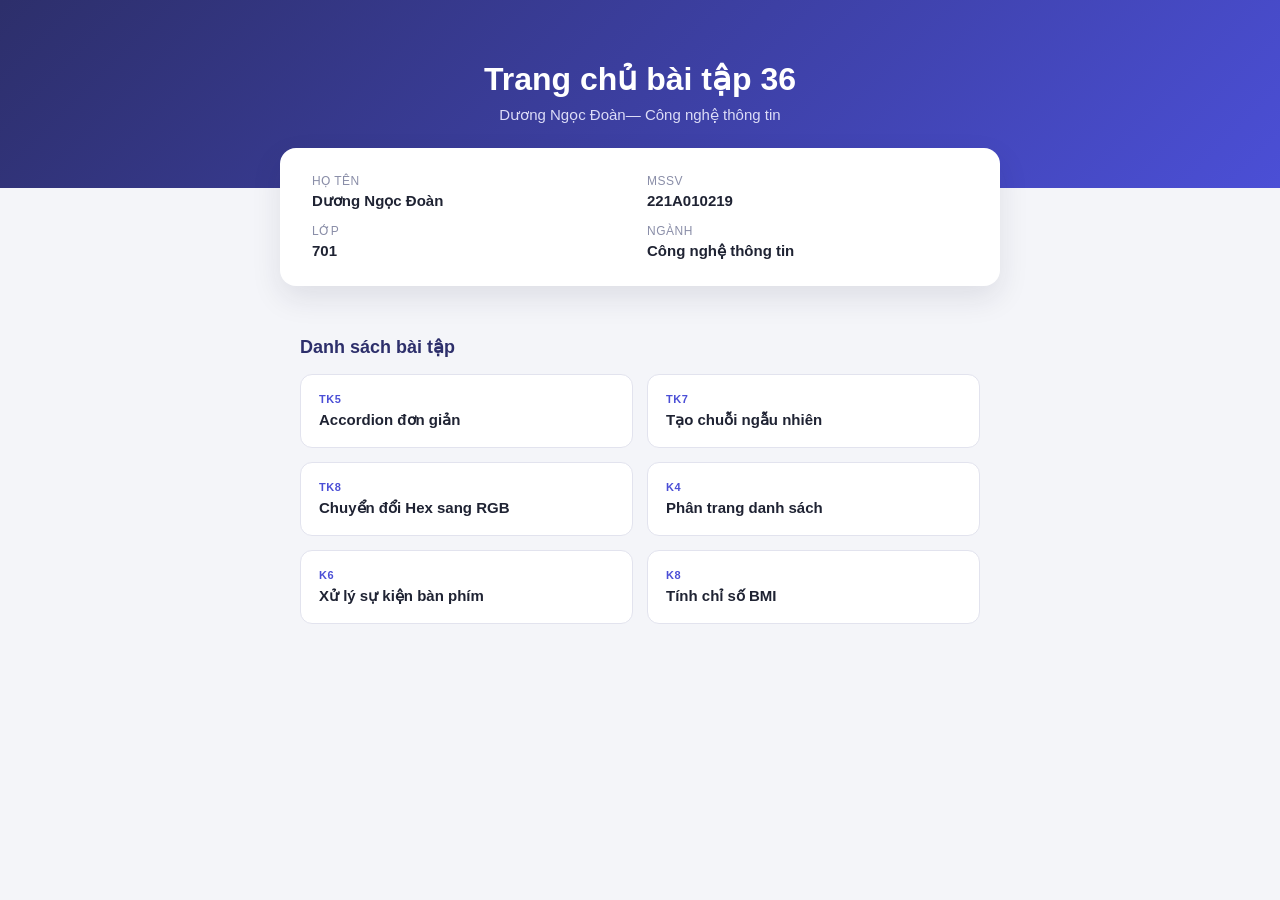
<file: index.html>
<!DOCTYPE html>
<html lang="vi">
<head>
<meta charset="UTF-8">
<meta name="viewport" content="width=device-width, initial-scale=1.0">
<title>Dương Ngọc Đoàn - Bài tập 36</title>
<link rel="stylesheet" href="css/common.css">
<style>
.hero {
  background: linear-gradient(135deg, #2d2f6b, #4b4fd6);
  color: #fff;
  padding: 60px 28px;
  text-align: center;
}

.hero h1 {
  margin: 0 0 8px;
  font-size: 32px;
}

.hero p {
  margin: 4px 0;
  font-size: 15px;
  color: #dcdcf7;
}

.info-card {
  max-width: 720px;
  margin: -40px auto 0;
  background: #fff;
  border-radius: 16px;
  padding: 26px 32px;
  box-shadow: 0 12px 30px rgba(30,30,60,0.1);
  display: grid;
  grid-template-columns: 1fr 1fr;
  gap: 14px;
  position: relative;
}

.info-item span {
  display: block;
}

.info-label {
  font-size: 12px;
  color: #8a8ea8;
  text-transform: uppercase;
  letter-spacing: 0.5px;
  margin-bottom: 4px;
}

.info-value {
  font-size: 15px;
  font-weight: 600;
  color: #1f2333;
}

.menu-section {
  max-width: 720px;
  margin: 50px auto;
  padding: 0 20px;
}

.menu-section h2 {
  font-size: 18px;
  color: #2d2f6b;
  margin-bottom: 16px;
}

.menu-grid {
  display: grid;
  grid-template-columns: repeat(2, 1fr);
  gap: 14px;
}

.menu-card {
  display: block;
  background: #fff;
  border: 1px solid #e2e3ee;
  border-radius: 12px;
  padding: 18px;
  text-decoration: none;
  color: #1f2333;
  transition: transform 0.2s ease, box-shadow 0.2s ease, border-color 0.2s ease;
}

.menu-card:hover {
  transform: translateY(-3px);
  box-shadow: 0 10px 24px rgba(30,30,60,0.1);
  border-color: #4b4fd6;
}

.menu-card .tag {
  font-size: 11px;
  font-weight: 700;
  color: #4b4fd6;
  letter-spacing: 0.5px;
}

.menu-card .name {
  font-size: 15px;
  font-weight: 600;
  margin-top: 6px;
}

@media (max-width: 560px) {
  .info-card {
    grid-template-columns: 1fr;
  }
  .menu-grid {
    grid-template-columns: 1fr;
  }
}
</style>
</head>
<body>
<div class="hero">
  <h1>Trang chủ bài tập 36</h1>
  <p>Dương Ngọc Đoàn— Công nghệ thông tin</p>
</div>

<div class="info-card">
  <div class="info-item">
    <span class="info-label">Họ tên</span>
    <span class="info-value">Dương Ngọc Đoàn&nbsp;</span>
  </div>
  <div class="info-item">
    <span class="info-label">MSSV</span>
    <span class="info-value">221A010219</span>
  </div>
  <div class="info-item">
    <span class="info-label">Lớp</span>
    <span class="info-value">701</span>
  </div>
  <div class="info-item">
    <span class="info-label">Ngành</span>
    <span class="info-value">Công nghệ thông tin</span>
  </div>
</div>

<div class="menu-section">
  <h2>Danh sách bài tập</h2>
  <div class="menu-grid">
    <a class="menu-card" href="tk5.html">
      <div class="tag">TK5</div>
      <div class="name">Accordion đơn giản</div>
    </a>
    <a class="menu-card" href="tk7.html">
      <div class="tag">TK7</div>
      <div class="name">Tạo chuỗi ngẫu nhiên</div>
    </a>
    <a class="menu-card" href="tk8.html">
      <div class="tag">TK8</div>
      <div class="name">Chuyển đổi Hex sang RGB</div>
    </a>
    <a class="menu-card" href="k4.html">
      <div class="tag">K4</div>
      <div class="name">Phân trang danh sách</div>
    </a>
    <a class="menu-card" href="k6.html">
      <div class="tag">K6</div>
      <div class="name">Xử lý sự kiện bàn phím</div>
    </a>
    <a class="menu-card" href="k8.html">
      <div class="tag">K8</div>
      <div class="name">Tính chỉ số BMI</div>
    </a>
  </div>
</div>

</body>
</html>
</file>
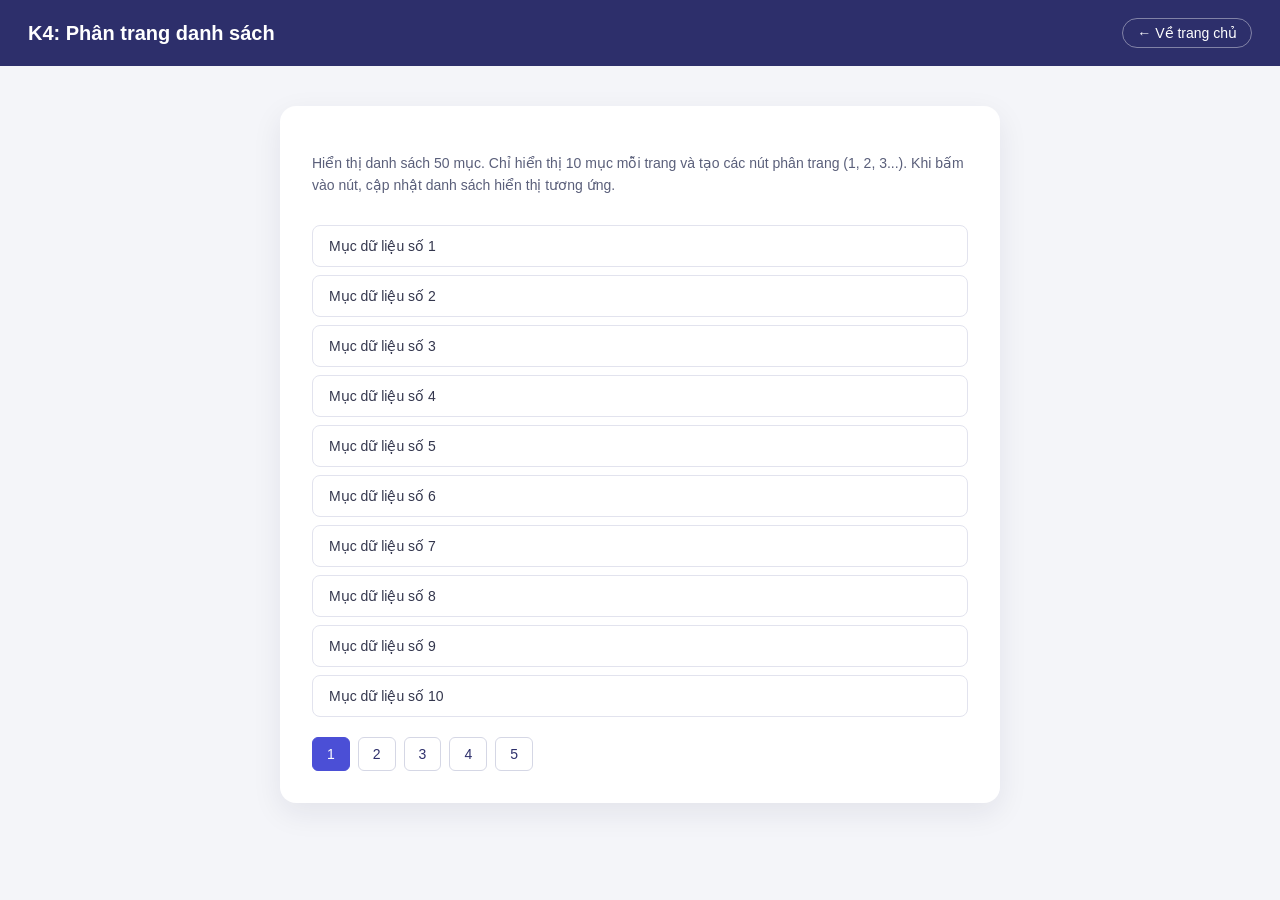
<file: k4.html>
<!DOCTYPE html>
<html lang="vi">
<head>
<meta charset="UTF-8">
<meta name="viewport" content="width=device-width, initial-scale=1.0">
<title>K4: Phân trang danh sách</title>
<link rel="stylesheet" href="css/common.css">
<style>
.item-list {
  list-style: none;
  padding: 0;
  margin: 0 0 20px;
}

.item-list li {
  padding: 12px 16px;
  border: 1px solid #e2e3ee;
  border-radius: 8px;
  margin-bottom: 8px;
  font-size: 14px;
  color: #33364d;
}

.pagination {
  display: flex;
  flex-wrap: wrap;
  gap: 8px;
}

.page-btn {
  background: #fff;
  border: 1px solid #d5d7e5;
  color: #2d2f6b;
  padding: 8px 14px;
  border-radius: 6px;
  font-size: 14px;
}

.page-btn.active {
  background: #4b4fd6;
  color: #fff;
  border-color: #4b4fd6;
}

.page-btn:hover {
  border-color: #4b4fd6;
}
</style>
</head>
<body>
<header class="page-header">
  <span class="page-title">K4: Phân trang danh sách</span>
  <a href="index.html">← Về trang chủ</a>
</header>
<div class="container">
  <p class="desc">Hiển thị danh sách 50 mục. Chỉ hiển thị 10 mục mỗi trang và tạo các nút phân trang (1, 2, 3...). Khi bấm vào nút, cập nhật danh sách hiển thị tương ứng.</p>
  <ul class="item-list" id="itemList"></ul>
  <div class="pagination" id="pagination"></div>
</div>

<script src="js/k4.js"></script>
</body>
</html>
</file>
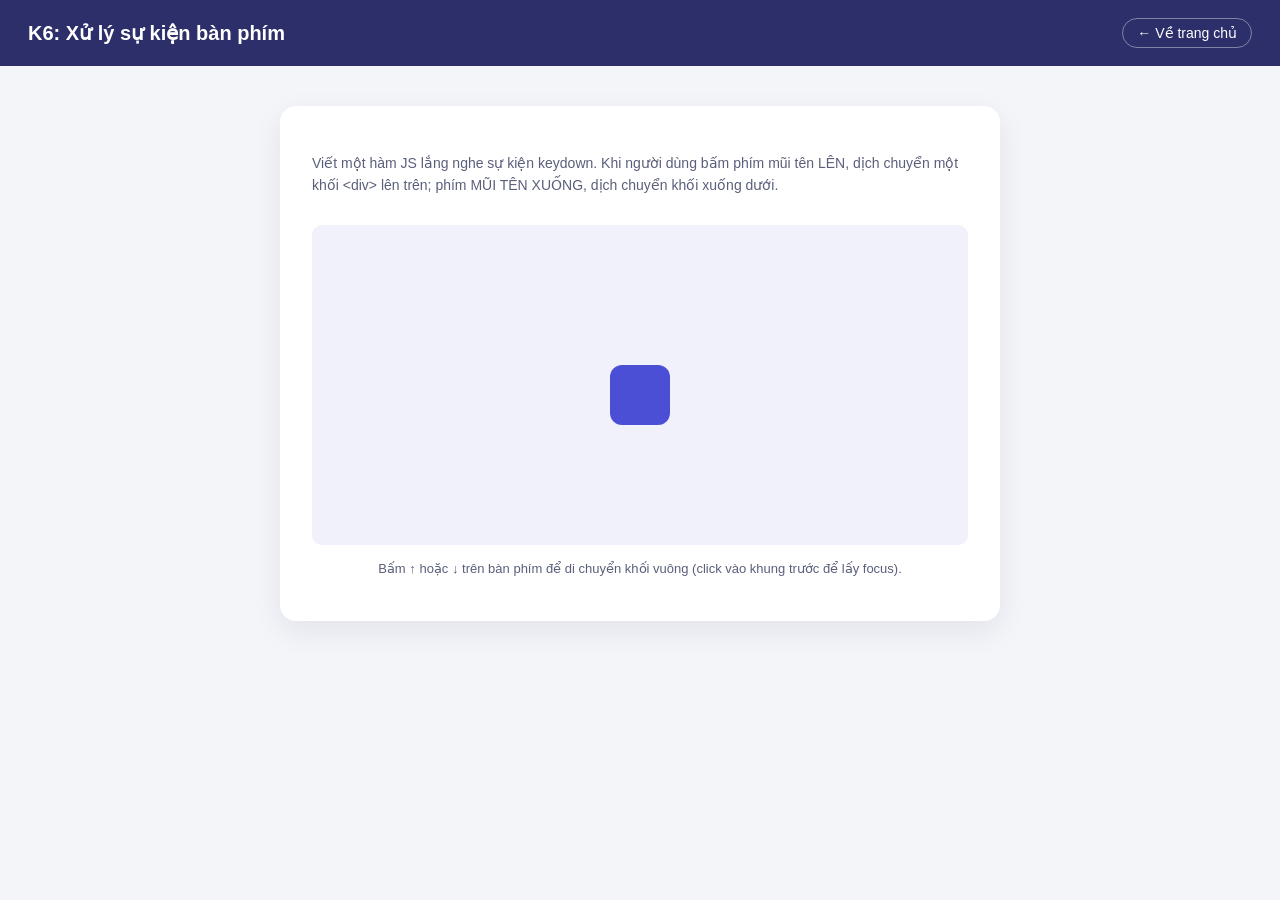
<file: k6.html>
<!DOCTYPE html>
<html lang="vi">
<head>
<meta charset="UTF-8">
<meta name="viewport" content="width=device-width, initial-scale=1.0">
<title>K6: Xử lý sự kiện bàn phím</title>
<link rel="stylesheet" href="css/common.css">
<style>
.play-area {
  position: relative;
  height: 320px;
  background: #f0f1fb;
  border-radius: 10px;
  overflow: hidden;
  margin-bottom: 16px;
}

.mover {
  position: absolute;
  left: 50%;
  top: 140px;
  transform: translateX(-50%);
  width: 60px;
  height: 60px;
  background: #4b4fd6;
  border-radius: 12px;
}

.hint {
  color: #5a5f7a;
  font-size: 13px;
  text-align: center;
}
</style>
</head>
<body>
<header class="page-header">
  <span class="page-title">K6: Xử lý sự kiện bàn phím</span>
  <a href="index.html">← Về trang chủ</a>
</header>
<div class="container">
  <p class="desc">Viết một hàm JS lắng nghe sự kiện keydown. Khi người dùng bấm phím mũi tên LÊN, dịch chuyển một khối &lt;div&gt; lên trên; phím MŨI TÊN XUỐNG, dịch chuyển khối xuống dưới.</p>
  <div class="play-area">
    <div class="mover" id="mover"></div>
  </div>
  <p class="hint">Bấm ↑ hoặc ↓ trên bàn phím để di chuyển khối vuông (click vào khung trước để lấy focus).</p>
</div>

<script src="js/k6.js"></script>
</body>
</html>
</file>
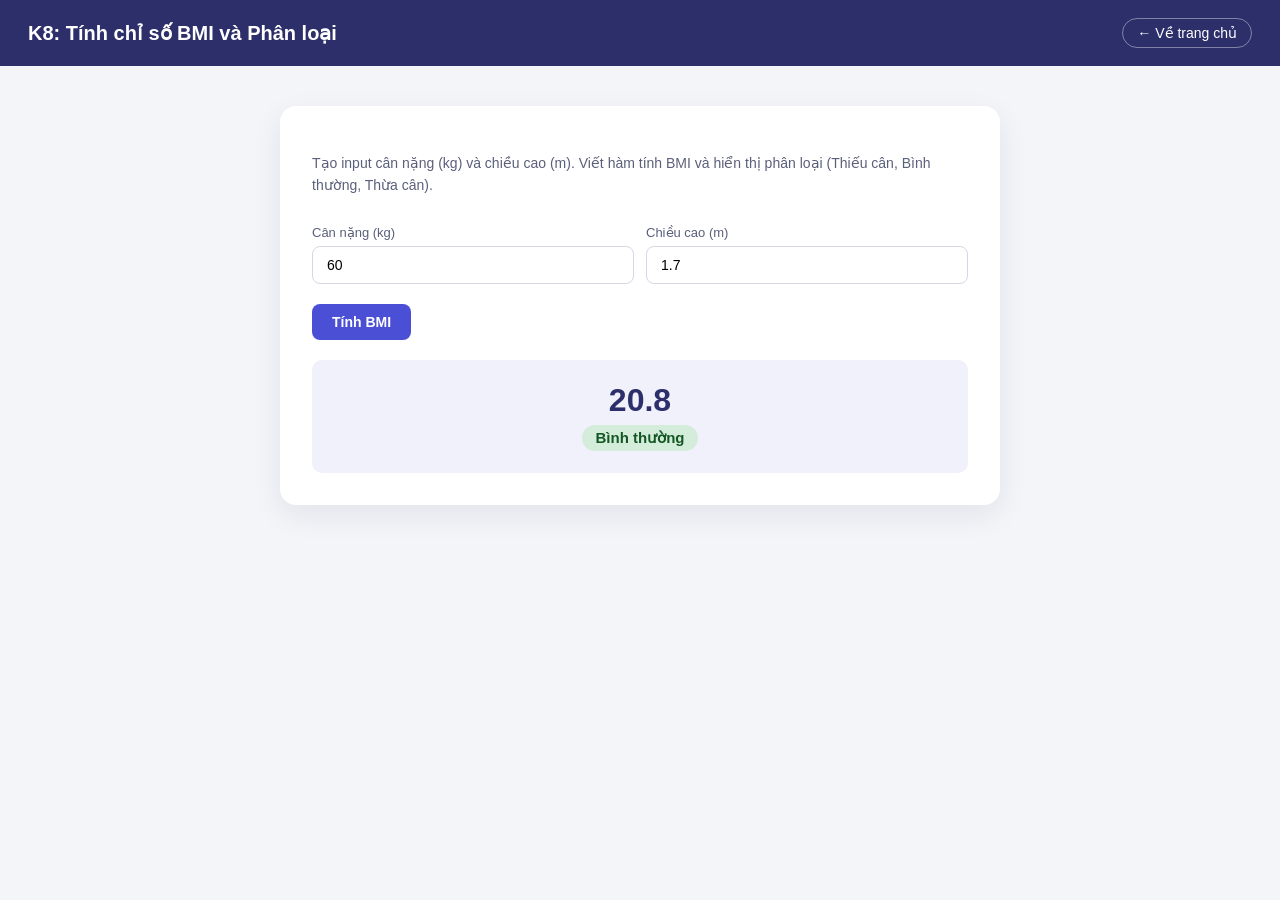
<file: k8.html>
<!DOCTYPE html>
<html lang="vi">
<head>
<meta charset="UTF-8">
<meta name="viewport" content="width=device-width, initial-scale=1.0">
<title>K8: Tính chỉ số BMI và Phân loại</title>
<link rel="stylesheet" href="css/common.css">
<style>
.form-row {
  display: flex;
  gap: 12px;
  margin-bottom: 20px;
}

.field {
  flex: 1;
}

.field label {
  display: block;
  font-size: 13px;
  color: #5a5f7a;
  margin-bottom: 6px;
}

.field input {
  width: 100%;
  padding: 10px 14px;
  border-radius: 8px;
  border: 1px solid #d5d7e5;
  font-size: 14px;
}

.result-card {
  background: #f0f1fb;
  border-radius: 10px;
  padding: 22px;
  text-align: center;
}

.bmi-value {
  font-size: 32px;
  font-weight: 800;
  color: #2d2f6b;
  margin-bottom: 6px;
}

.bmi-label {
  font-size: 15px;
  font-weight: 700;
  padding: 4px 14px;
  border-radius: 20px;
  display: inline-block;
}

.label-thieucan { background: #fff3cd; color: #856404; }
.label-binhthuong { background: #d4edda; color: #155724; }
.label-thuacan { background: #f8d7da; color: #721c24; }
</style>
</head>
<body>
<header class="page-header">
  <span class="page-title">K8: Tính chỉ số BMI và Phân loại</span>
  <a href="index.html">← Về trang chủ</a>
</header>
<div class="container">
  <p class="desc">Tạo input cân nặng (kg) và chiều cao (m). Viết hàm tính BMI và hiển thị phân loại (Thiếu cân, Bình thường, Thừa cân).</p>
  <div class="form-row">
    <div class="field">
      <label for="weightInput">Cân nặng (kg)</label>
      <input type="number" id="weightInput" value="60" min="1" step="0.1">
    </div>
    <div class="field">
      <label for="heightInput">Chiều cao (m)</label>
      <input type="number" id="heightInput" value="1.7" min="0.1" step="0.01">
    </div>
  </div>
  <button class="btn" id="calcBtn" style="margin-bottom: 20px;">Tính BMI</button>
  <div class="result-card">
    <div class="bmi-value" id="bmiValue">--</div>
    <span class="bmi-label" id="bmiLabel">--</span>
  </div>
</div>

<script src="js/k8.js"></script>
</body>
</html>
</file>
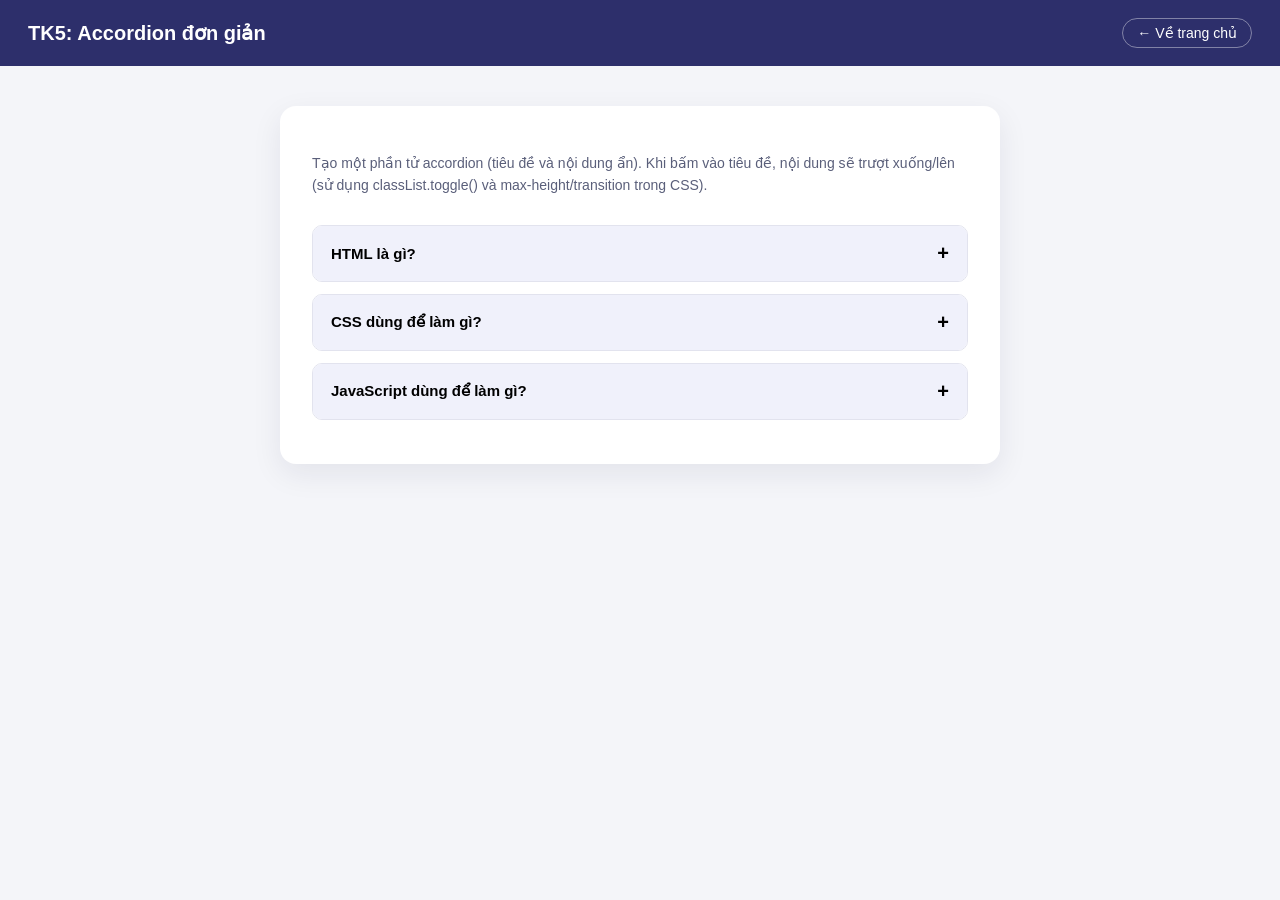
<file: tk5.html>
<!DOCTYPE html>
<html lang="vi">
<head>
<meta charset="UTF-8">
<meta name="viewport" content="width=device-width, initial-scale=1.0">
<title>TK5: Accordion đơn giản</title>
<link rel="stylesheet" href="css/common.css">
<style>
.accordion-item {
  border: 1px solid #e2e3ee;
  border-radius: 10px;
  margin-bottom: 12px;
  overflow: hidden;
}

.accordion-header {
  width: 100%;
  text-align: left;
  background: #f0f1fb;
  border: none;
  padding: 16px 18px;
  font-size: 15px;
  font-weight: 600;
  display: flex;
  justify-content: space-between;
  align-items: center;
}

.accordion-header::after {
  content: "+";
  font-size: 20px;
  transition: transform 0.3s ease;
}

.accordion-header.active::after {
  transform: rotate(45deg);
}

.accordion-content {
  max-height: 0;
  overflow: hidden;
  transition: max-height 0.35s ease;
  background: #fff;
}

.accordion-content p {
  padding: 16px 18px;
  margin: 0;
  color: #5a5f7a;
  font-size: 14px;
  line-height: 1.6;
}
</style>
</head>
<body>
<header class="page-header">
  <span class="page-title">TK5: Accordion đơn giản</span>
  <a href="index.html">← Về trang chủ</a>
</header>
<div class="container">
  <p class="desc">Tạo một phần tử accordion (tiêu đề và nội dung ẩn). Khi bấm vào tiêu đề, nội dung sẽ trượt xuống/lên (sử dụng classList.toggle() và max-height/transition trong CSS).</p>

  <div class="accordion-item">
    <button class="accordion-header">HTML là gì?</button>
    <div class="accordion-content">
      <p>HTML là ngôn ngữ đánh dấu siêu văn bản dùng để xây dựng cấu trúc cho trang web, gồm các thẻ như div, p, h1, img...</p>
    </div>
  </div>

  <div class="accordion-item">
    <button class="accordion-header">CSS dùng để làm gì?</button>
    <div class="accordion-content">
      <p>CSS dùng để định dạng giao diện của trang web như màu sắc, bố cục, font chữ, hiệu ứng chuyển động...</p>
    </div>
  </div>

  <div class="accordion-item">
    <button class="accordion-header">JavaScript dùng để làm gì?</button>
    <div class="accordion-content">
      <p>JavaScript giúp trang web trở nên tương tác, xử lý sự kiện người dùng, thay đổi nội dung động mà không cần tải lại trang.</p>
    </div>
  </div>
</div>

<script src="js/tk5.js"></script>
</body>
</html>
</file>
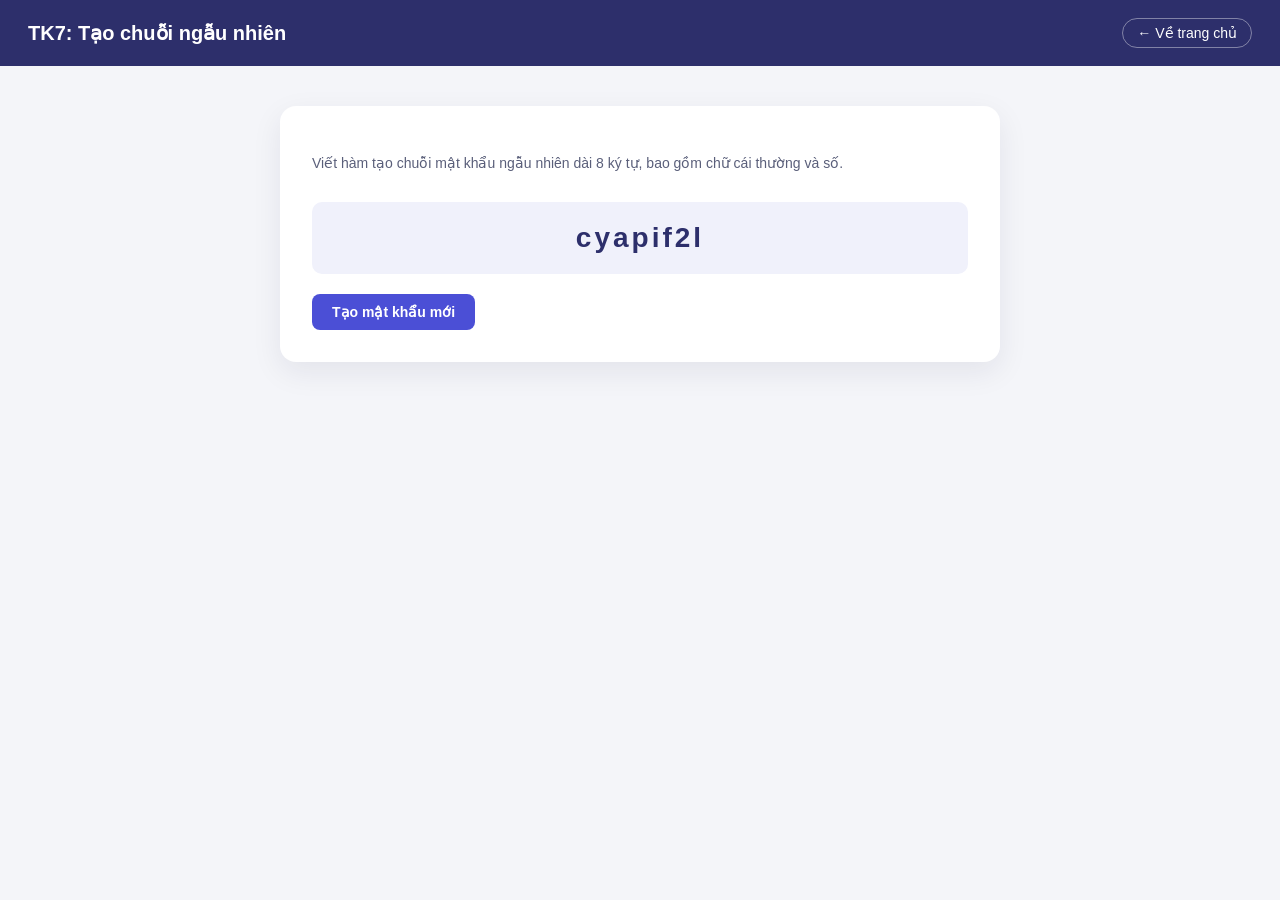
<file: tk7.html>
<!DOCTYPE html>
<html lang="vi">
<head>
<meta charset="UTF-8">
<meta name="viewport" content="width=device-width, initial-scale=1.0">
<title>TK7: Tạo chuỗi ngẫu nhiên</title>
<link rel="stylesheet" href="css/common.css">
<style>
.result-box {
  background: #f0f1fb;
  border-radius: 10px;
  padding: 20px;
  text-align: center;
  font-size: 28px;
  font-weight: 700;
  letter-spacing: 3px;
  color: #2d2f6b;
  margin-bottom: 20px;
  word-break: break-all;
}
</style>
</head>
<body>
<header class="page-header">
  <span class="page-title">TK7: Tạo chuỗi ngẫu nhiên</span>
  <a href="index.html">← Về trang chủ</a>
</header>
<div class="container">
  <p class="desc">Viết hàm tạo chuỗi mật khẩu ngẫu nhiên dài 8 ký tự, bao gồm chữ cái thường và số.</p>
  <div class="result-box" id="resultBox">--------</div>
  <button class="btn" id="generateBtn">Tạo mật khẩu mới</button>
</div>

<script src="js/tk7.js"></script>
</body>
</html>
</file>
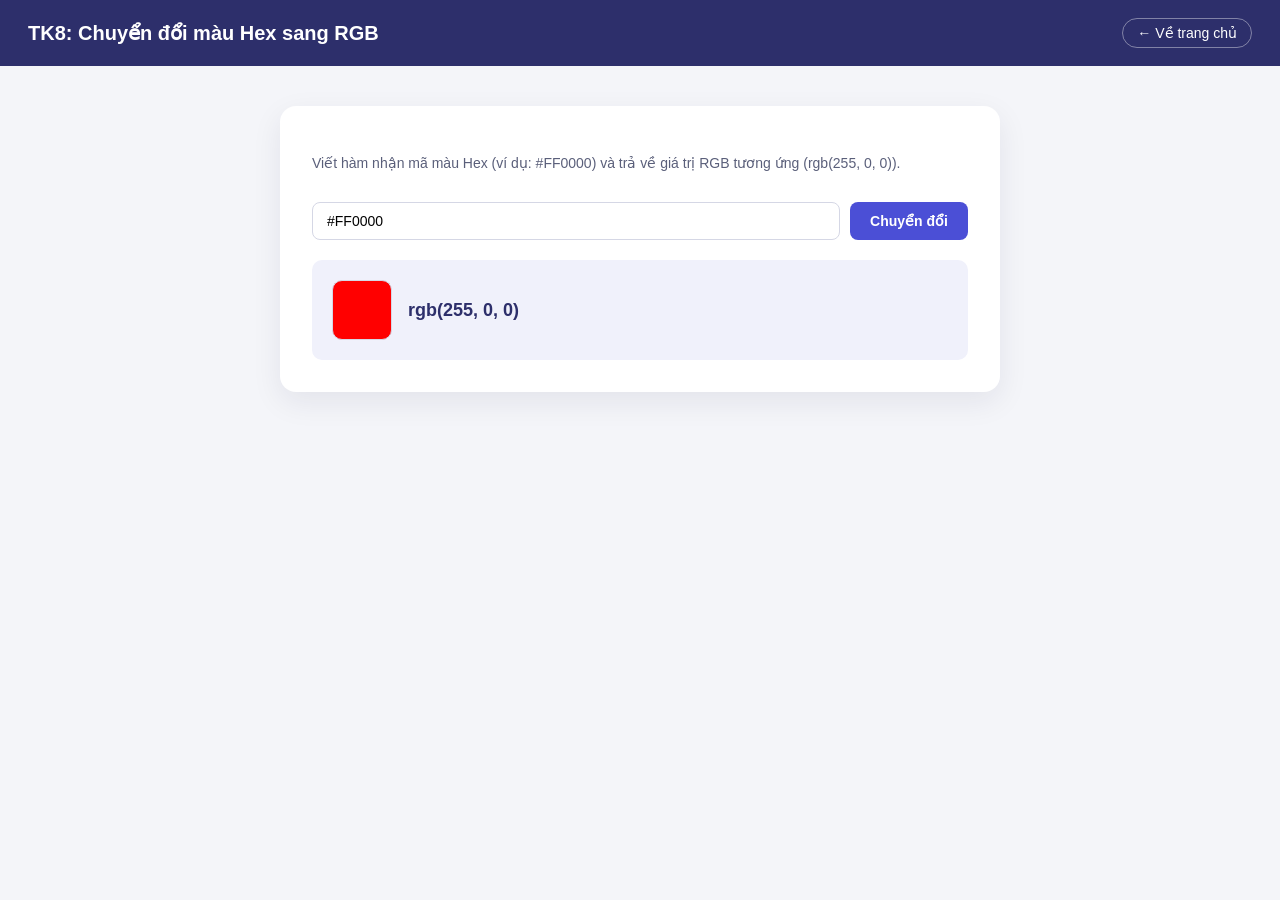
<file: tk8.html>
<!DOCTYPE html>
<html lang="vi">
<head>
<meta charset="UTF-8">
<meta name="viewport" content="width=device-width, initial-scale=1.0">
<title>TK8: Chuyển đổi màu Hex sang RGB</title>
<link rel="stylesheet" href="css/common.css">
<style>
.input-row {
  display: flex;
  gap: 10px;
  margin-bottom: 20px;
}

.input-row input {
  flex: 1;
  padding: 10px 14px;
  border-radius: 8px;
  border: 1px solid #d5d7e5;
  font-size: 14px;
}

.preview-row {
  display: flex;
  align-items: center;
  gap: 16px;
  background: #f0f1fb;
  border-radius: 10px;
  padding: 20px;
}

.swatch {
  width: 60px;
  height: 60px;
  border-radius: 10px;
  border: 1px solid #d5d7e5;
  flex-shrink: 0;
}

.rgb-output {
  font-size: 18px;
  font-weight: 700;
  color: #2d2f6b;
}

.error-text {
  color: #c62828;
  font-size: 13px;
  margin-top: -12px;
  margin-bottom: 16px;
}
</style>
</head>
<body>
<header class="page-header">
  <span class="page-title">TK8: Chuyển đổi màu Hex sang RGB</span>
  <a href="index.html">← Về trang chủ</a>
</header>
<div class="container">
  <p class="desc">Viết hàm nhận mã màu Hex (ví dụ: #FF0000) và trả về giá trị RGB tương ứng (rgb(255, 0, 0)).</p>
  <div class="input-row">
    <input type="text" id="hexInput" placeholder="#FF0000" value="#FF0000">
    <button class="btn" id="convertBtn">Chuyển đổi</button>
  </div>
  <p class="error-text" id="errorText" hidden>Mã Hex không hợp lệ, ví dụ đúng: #FF0000</p>
  <div class="preview-row">
    <div class="swatch" id="swatch"></div>
    <div class="rgb-output" id="rgbOutput">rgb(255, 0, 0)</div>
  </div>
</div>

<script src="js/tk8.js"></script>
</body>
</html>
</file>
<file: css/common.css>
* {
  box-sizing: border-box;
}

body {
  margin: 0;
  font-family: 'Segoe UI', Arial, sans-serif;
  background: #f4f5f9;
  color: #1f2333;
}

.page-header {
  background: #2d2f6b;
  color: #fff;
  padding: 18px 28px;
  display: flex;
  align-items: center;
  justify-content: space-between;
}

.page-header a {
  color: #fff;
  text-decoration: none;
  font-size: 14px;
  border: 1px solid rgba(255,255,255,0.4);
  padding: 6px 14px;
  border-radius: 20px;
}

.page-header a:hover {
  background: rgba(255,255,255,0.15);
}

.page-title {
  font-size: 20px;
  font-weight: 700;
}

.container {
  max-width: 720px;
  margin: 40px auto;
  background: #fff;
  border-radius: 16px;
  padding: 32px;
  box-shadow: 0 10px 30px rgba(30,30,60,0.08);
}

.desc {
  color: #5a5f7a;
  font-size: 14px;
  margin-bottom: 28px;
  line-height: 1.6;
}

button {
  cursor: pointer;
  font-family: inherit;
}

.btn {
  background: #4b4fd6;
  color: #fff;
  border: none;
  padding: 10px 20px;
  border-radius: 8px;
  font-size: 14px;
  font-weight: 600;
}

.btn:hover {
  background: #3c3fb8;
}
</file>
